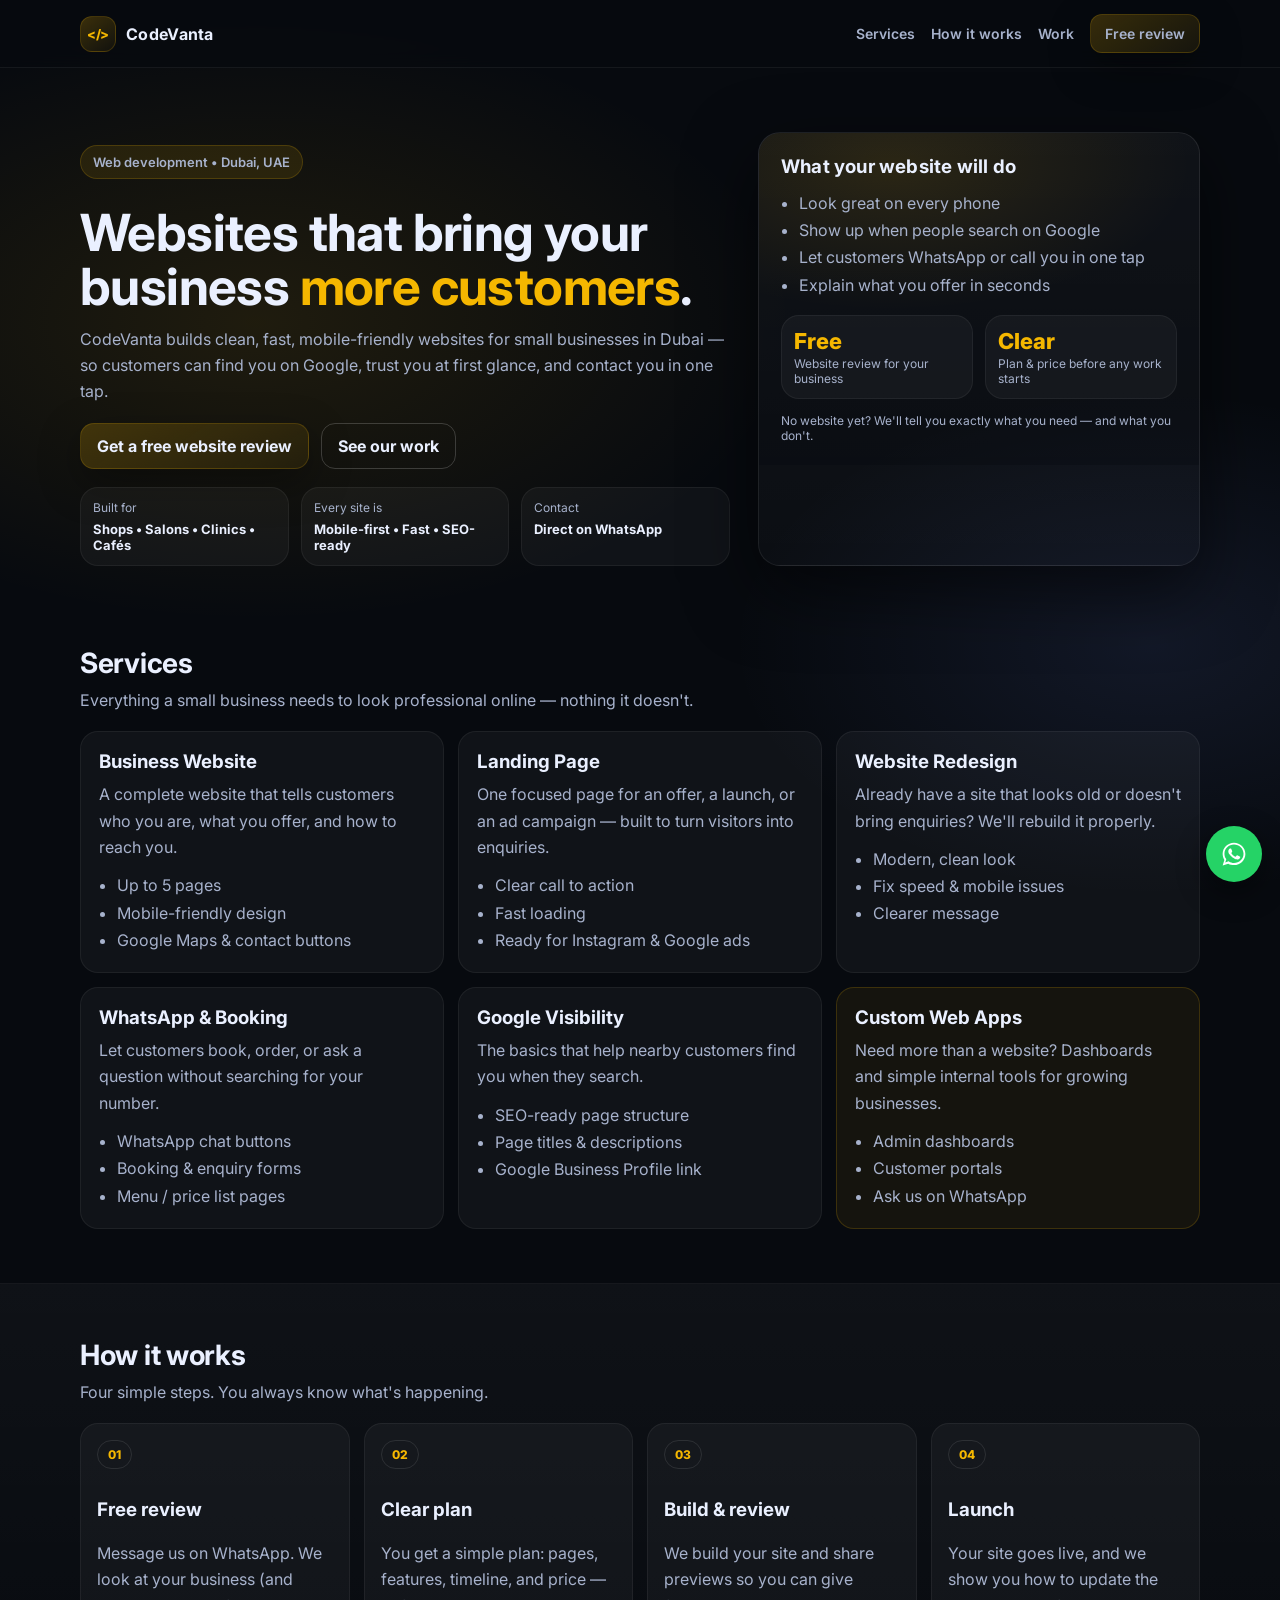
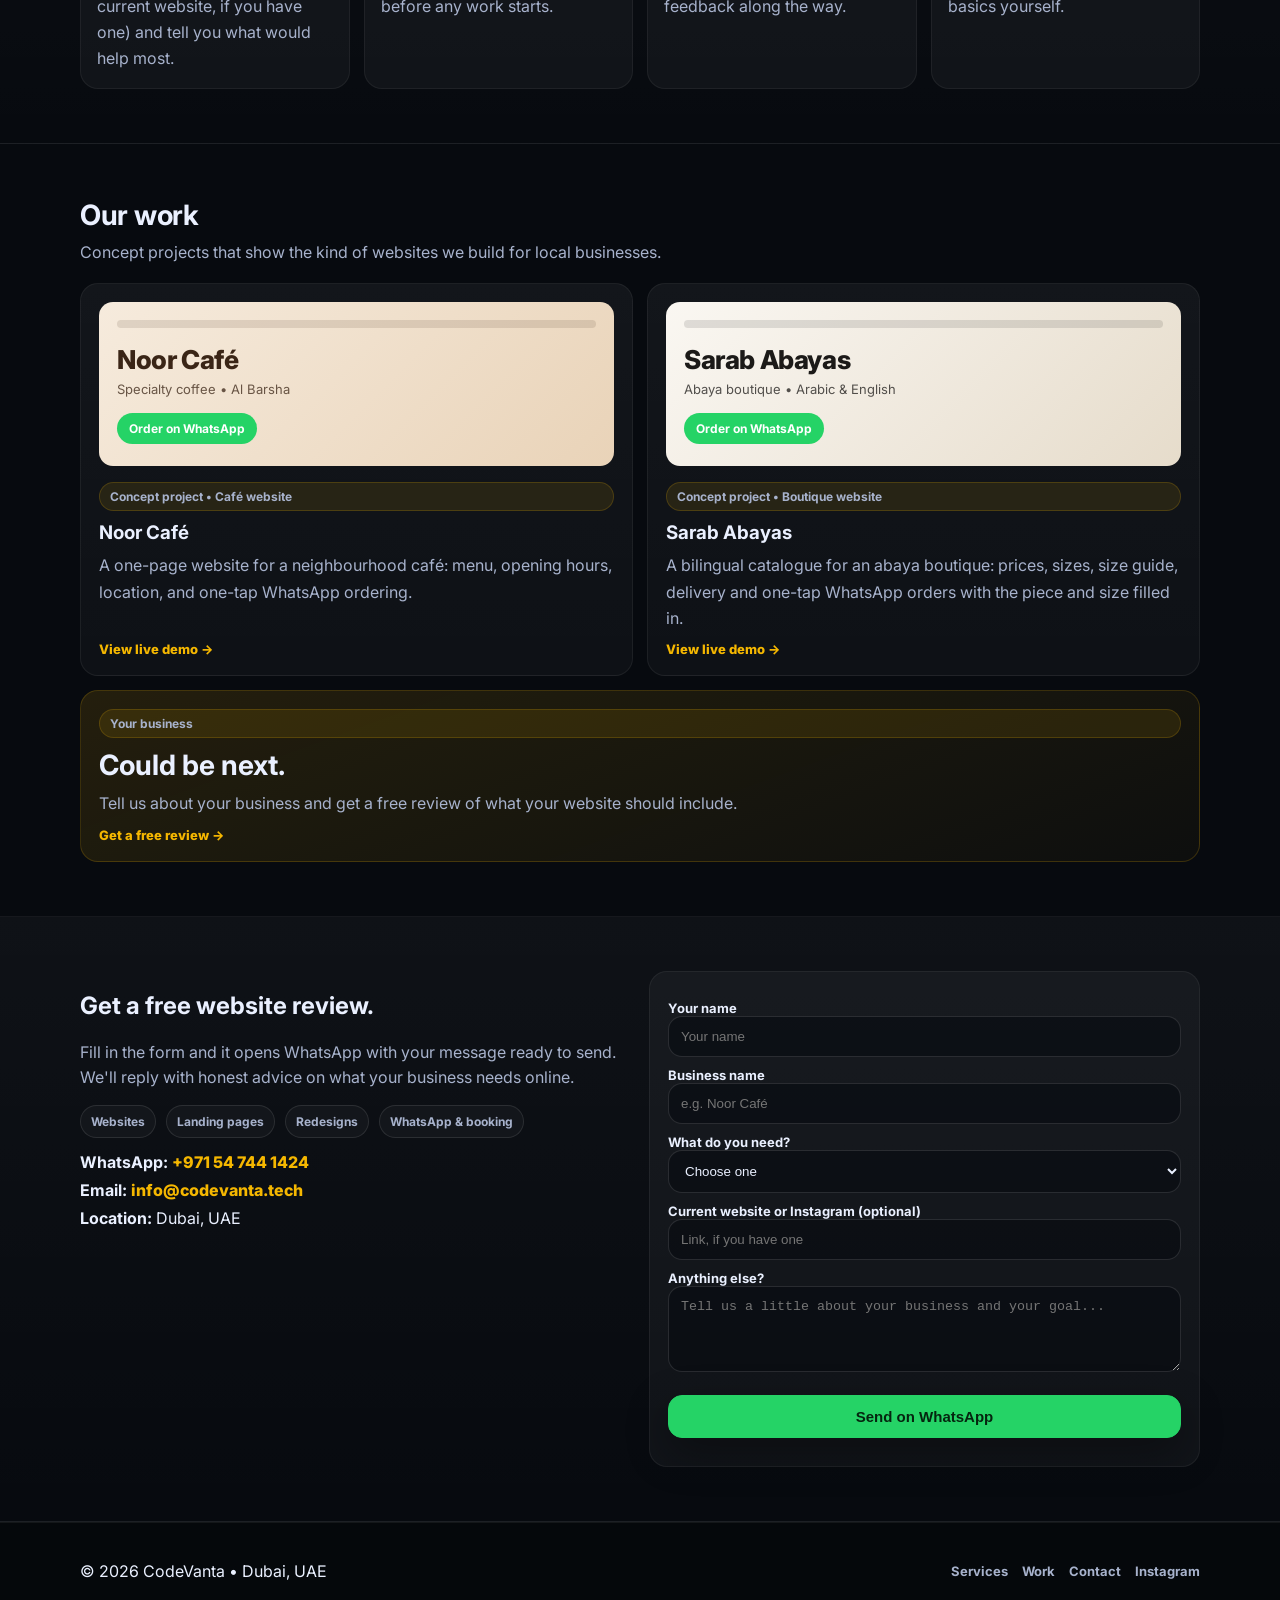
<file: index.html>
<!DOCTYPE html>
<html lang="en">
<head>
  <meta charset="UTF-8" />
  <meta name="viewport" content="width=device-width, initial-scale=1.0"/>
  <title>CodeVanta | Websites for Small Businesses in Dubai</title>
  <meta name="description" content="CodeVanta builds clean, mobile-friendly websites and landing pages that help small businesses in Dubai get more customers. Get a free website review on WhatsApp."/>
  <meta property="og:title" content="CodeVanta | Websites for Small Businesses in Dubai"/>
  <meta property="og:description" content="Clean, mobile-friendly websites that bring your business more customers. Free website review on WhatsApp."/>
  <meta property="og:type" content="website"/>
  <link rel="icon" href="data:image/svg+xml,%3Csvg xmlns='http://www.w3.org/2000/svg' viewBox='0 0 64 64'%3E%3Crect x='4' y='4' width='56' height='56' rx='14' fill='%23070A0F' stroke='%23F5B700' stroke-width='4'/%3E%3Ctext x='32' y='41' font-family='Arial' font-weight='700' font-size='22' fill='%23F5B700' text-anchor='middle'%3E%26lt;/%26gt;%3C/text%3E%3C/svg%3E"/>
  <link rel="preconnect" href="https://fonts.googleapis.com">
  <link rel="preconnect" href="https://fonts.gstatic.com" crossorigin>
  <link href="https://fonts.googleapis.com/css2?family=Inter:wght@300;400;600;700;800&display=swap" rel="stylesheet">
  <link rel="stylesheet" href="styles.css"/>
</head>

<body>
  <header class="topbar">
    <div class="container topbar__inner">
      <a class="brand" href="#top" aria-label="CodeVanta Home">
        <span class="brand__mark">&lt;/&gt;</span>
        <span class="brand__name">CodeVanta</span>
      </a>

      <nav class="nav" aria-label="Primary navigation">
        <button class="nav__toggle" id="navToggle" aria-expanded="false" aria-controls="navMenu">Menu</button>
        <div class="nav__menu" id="navMenu">
          <a href="#services">Services</a>
          <a href="#process">How it works</a>
          <a href="#work">Work</a>
          <a href="#contact" class="btn btn--small">Free review</a>
        </div>
      </nav>
    </div>
  </header>

  <main id="top">
    <!-- HERO -->
    <section class="hero">
      <div class="container hero__grid">
        <div class="hero__copy">
          <p class="pill">Web development • Dubai, UAE</p>
          <h1>
            Websites that bring your business <span class="accent">more customers</span>.
          </h1>
          <p class="subtext">
            CodeVanta builds clean, fast, mobile-friendly websites for small businesses in Dubai —
            so customers can find you on Google, trust you at first glance, and contact you in one tap.
          </p>

          <div class="hero__cta">
            <a class="btn" href="#contact">Get a free website review</a>
            <a class="btn btn--ghost" href="#work">See our work</a>
          </div>

          <div class="hero__meta">
            <div class="meta">
              <div class="meta__label">Built for</div>
              <div class="meta__value">Shops • Salons • Clinics • Cafés</div>
            </div>
            <div class="meta">
              <div class="meta__label">Every site is</div>
              <div class="meta__value">Mobile-first • Fast • SEO-ready</div>
            </div>
            <div class="meta">
              <div class="meta__label">Contact</div>
              <div class="meta__value">Direct on WhatsApp</div>
            </div>
          </div>
        </div>

        <div class="hero__card" aria-label="What you get">
          <div class="glass">
            <h3>What your website will do</h3>
            <ul class="checklist">
              <li>Look great on every phone</li>
              <li>Show up when people search on Google</li>
              <li>Let customers WhatsApp or call you in one tap</li>
              <li>Explain what you offer in seconds</li>
            </ul>
            <div class="statrow">
              <div class="stat">
                <div class="stat__num">Free</div>
                <div class="stat__txt">Website review for your business</div>
              </div>
              <div class="stat">
                <div class="stat__num">Clear</div>
                <div class="stat__txt">Plan &amp; price before any work starts</div>
              </div>
            </div>
            <p class="note">
              No website yet? We'll tell you exactly what you need — and what you don't.
            </p>
          </div>
        </div>
      </div>
    </section>

    <!-- SERVICES -->
    <section class="section" id="services">
      <div class="container">
        <div class="section__head">
          <h2>Services</h2>
          <p class="section__sub">
            Everything a small business needs to look professional online — nothing it doesn't.
          </p>
        </div>

        <div class="cards">
          <article class="card">
            <h3>Business Website</h3>
            <p>A complete website that tells customers who you are, what you offer, and how to reach you.</p>
            <ul class="bullets">
              <li>Up to 5 pages</li>
              <li>Mobile-friendly design</li>
              <li>Google Maps &amp; contact buttons</li>
            </ul>
          </article>

          <article class="card">
            <h3>Landing Page</h3>
            <p>One focused page for an offer, a launch, or an ad campaign — built to turn visitors into enquiries.</p>
            <ul class="bullets">
              <li>Clear call to action</li>
              <li>Fast loading</li>
              <li>Ready for Instagram &amp; Google ads</li>
            </ul>
          </article>

          <article class="card">
            <h3>Website Redesign</h3>
            <p>Already have a site that looks old or doesn't bring enquiries? We'll rebuild it properly.</p>
            <ul class="bullets">
              <li>Modern, clean look</li>
              <li>Fix speed &amp; mobile issues</li>
              <li>Clearer message</li>
            </ul>
          </article>

          <article class="card">
            <h3>WhatsApp &amp; Booking</h3>
            <p>Let customers book, order, or ask a question without searching for your number.</p>
            <ul class="bullets">
              <li>WhatsApp chat buttons</li>
              <li>Booking &amp; enquiry forms</li>
              <li>Menu / price list pages</li>
            </ul>
          </article>

          <article class="card">
            <h3>Google Visibility</h3>
            <p>The basics that help nearby customers find you when they search.</p>
            <ul class="bullets">
              <li>SEO-ready page structure</li>
              <li>Page titles &amp; descriptions</li>
              <li>Google Business Profile link</li>
            </ul>
          </article>

          <article class="card card--muted">
            <h3>Custom Web Apps</h3>
            <p>Need more than a website? Dashboards and simple internal tools for growing businesses.</p>
            <ul class="bullets">
              <li>Admin dashboards</li>
              <li>Customer portals</li>
              <li>Ask us on WhatsApp</li>
            </ul>
          </article>
        </div>
      </div>
    </section>

    <!-- PROCESS -->
    <section class="section section--alt" id="process">
      <div class="container">
        <div class="section__head">
          <h2>How it works</h2>
          <p class="section__sub">Four simple steps. You always know what's happening.</p>
        </div>

        <div class="steps">
          <div class="step">
            <div class="step__num">01</div>
            <h3>Free review</h3>
            <p>Message us on WhatsApp. We look at your business (and current website, if you have one) and tell you what would help most.</p>
          </div>
          <div class="step">
            <div class="step__num">02</div>
            <h3>Clear plan</h3>
            <p>You get a simple plan: pages, features, timeline, and price — before any work starts.</p>
          </div>
          <div class="step">
            <div class="step__num">03</div>
            <h3>Build &amp; review</h3>
            <p>We build your site and share previews so you can give feedback along the way.</p>
          </div>
          <div class="step">
            <div class="step__num">04</div>
            <h3>Launch</h3>
            <p>Your site goes live, and we show you how to update the basics yourself.</p>
          </div>
        </div>
      </div>
    </section>

    <!-- WORK -->
    <section class="section" id="work">
      <div class="container">
        <div class="section__head">
          <h2>Our work</h2>
          <p class="section__sub">Concept projects that show the kind of websites we build for local businesses.</p>
        </div>

        <div class="workgrid">
          <a class="work work--feature" href="concepts/cafe/" aria-label="Noor Café concept website">
            <div class="work__preview" aria-hidden="true">
              <span class="work__preview-bar"></span>
              <span class="work__preview-title">Noor Café</span>
              <span class="work__preview-sub">Specialty coffee • Al Barsha</span>
              <span class="work__preview-btn">Order on WhatsApp</span>
            </div>
            <div class="work__tag">Concept project • Café website</div>
            <h3>Noor Café</h3>
            <p>A one-page website for a neighbourhood café: menu, opening hours, location, and one-tap WhatsApp ordering.</p>
            <span class="work__link">View live demo →</span>
          </a>

          <a class="work work--feature" href="concepts/abaya/" aria-label="Sarab Abayas concept website">
            <div class="work__preview work__preview--abaya" aria-hidden="true">
              <span class="work__preview-bar"></span>
              <span class="work__preview-title">Sarab Abayas</span>
              <span class="work__preview-sub">Abaya boutique • Arabic &amp; English</span>
              <span class="work__preview-btn">Order on WhatsApp</span>
            </div>
            <div class="work__tag">Concept project • Boutique website</div>
            <h3>Sarab Abayas</h3>
            <p>A bilingual catalogue for an abaya boutique: prices, sizes, size guide, delivery and one-tap WhatsApp orders with the piece and size filled in.</p>
            <span class="work__link">View live demo →</span>
          </a>

          <a class="work work--cta" href="#contact">
            <div class="work__tag">Your business</div>
            <h3>Could be next.</h3>
            <p>Tell us about your business and get a free review of what your website should include.</p>
            <span class="work__link">Get a free review →</span>
          </a>
        </div>
      </div>
    </section>

    <!-- CONTACT -->
    <section class="section section--alt" id="contact">
      <div class="container contact">
        <div class="contact__copy">
          <h2>Get a free website review.</h2>
          <p class="section__sub">
            Fill in the form and it opens WhatsApp with your message ready to send.
            We'll reply with honest advice on what your business needs online.
          </p>

          <div class="contact__chips">
            <span class="chip">Websites</span>
            <span class="chip">Landing pages</span>
            <span class="chip">Redesigns</span>
            <span class="chip">WhatsApp &amp; booking</span>
          </div>

          <div class="contact__info">
            <p><strong>WhatsApp:</strong> <a href="https://wa.me/971547441424" target="_blank" rel="noopener">+971 54 744 1424</a></p>
            <p><strong>Email:</strong> <a href="mailto:info@codevanta.tech">info@codevanta.tech</a></p>
            <p><strong>Location:</strong> Dubai, UAE</p>
          </div>
        </div>

        <form class="form" id="contactForm" novalidate>
          <label>
            Your name
            <input type="text" name="name" placeholder="Your name" required />
          </label>

          <label>
            Business name
            <input type="text" name="business" placeholder="e.g. Noor Café" required />
          </label>

          <label>
            What do you need?
            <select name="service" required>
              <option value="" disabled selected>Choose one</option>
              <option>A new website</option>
              <option>A landing page</option>
              <option>A redesign of my current website</option>
              <option>WhatsApp / booking on my website</option>
              <option>Not sure yet — I'd like advice</option>
            </select>
          </label>

          <label>
            Current website or Instagram (optional)
            <input type="text" name="link" placeholder="Link, if you have one" />
          </label>

          <label>
            Anything else?
            <textarea name="message" rows="4" placeholder="Tell us a little about your business and your goal..."></textarea>
          </label>

          <button class="btn btn--whatsapp" type="submit">Send on WhatsApp</button>
          <p class="form__note" id="formNote" role="status" aria-live="polite"></p>
        </form>
      </div>
    </section>
  </main>

  <footer class="footer">
    <div class="container footer__inner">
      <p>© <span id="year"></span> CodeVanta • Dubai, UAE</p>
      <div class="footer__links">
        <a href="#services">Services</a>
        <a href="#work">Work</a>
        <a href="#contact">Contact</a>
        <a href="https://www.instagram.com/_codevanta/" target="_blank" rel="noopener">Instagram</a>
      </div>
    </div>
  </footer>

  <a class="wa-float" href="https://wa.me/971547441424?text=Hi%20CodeVanta%2C%20I%27d%20like%20a%20free%20website%20review." target="_blank" rel="noopener" aria-label="Chat with CodeVanta on WhatsApp">
    <svg viewBox="0 0 32 32" width="28" height="28" aria-hidden="true"><path fill="currentColor" d="M16 3C8.8 3 3 8.7 3 15.8c0 2.5.7 4.9 2 7L3 29l6.4-2c2 1.1 4.3 1.7 6.6 1.7 7.2 0 13-5.7 13-12.8C29 8.7 23.2 3 16 3zm0 23.4c-2.1 0-4.1-.6-5.8-1.7l-.4-.3-3.8 1.2 1.2-3.7-.3-.4c-1.2-1.8-1.8-3.8-1.8-5.9C5.1 9.9 10 5.2 16 5.2s10.9 4.7 10.9 10.6S22 26.4 16 26.4zm6-7.9c-.3-.2-1.9-.9-2.2-1-.3-.1-.5-.2-.7.2-.2.3-.8 1-1 1.2-.2.2-.4.2-.7.1-.3-.2-1.4-.5-2.6-1.6-1-.9-1.6-1.9-1.8-2.2-.2-.3 0-.5.1-.7l.5-.6c.2-.2.2-.4.3-.6.1-.2 0-.4 0-.6l-1-2.4c-.3-.6-.5-.5-.7-.5h-.6c-.2 0-.6.1-.9.4-.3.3-1.2 1.1-1.2 2.8s1.2 3.2 1.4 3.4c.2.2 2.4 3.6 5.8 5 2.9 1.1 3.4.9 4 .8.6-.1 1.9-.8 2.2-1.5.3-.7.3-1.4.2-1.5-.1-.2-.3-.3-.6-.4z"/></svg>
  </a>

  <script src="script.js"></script>
</body>
</html>
</file>
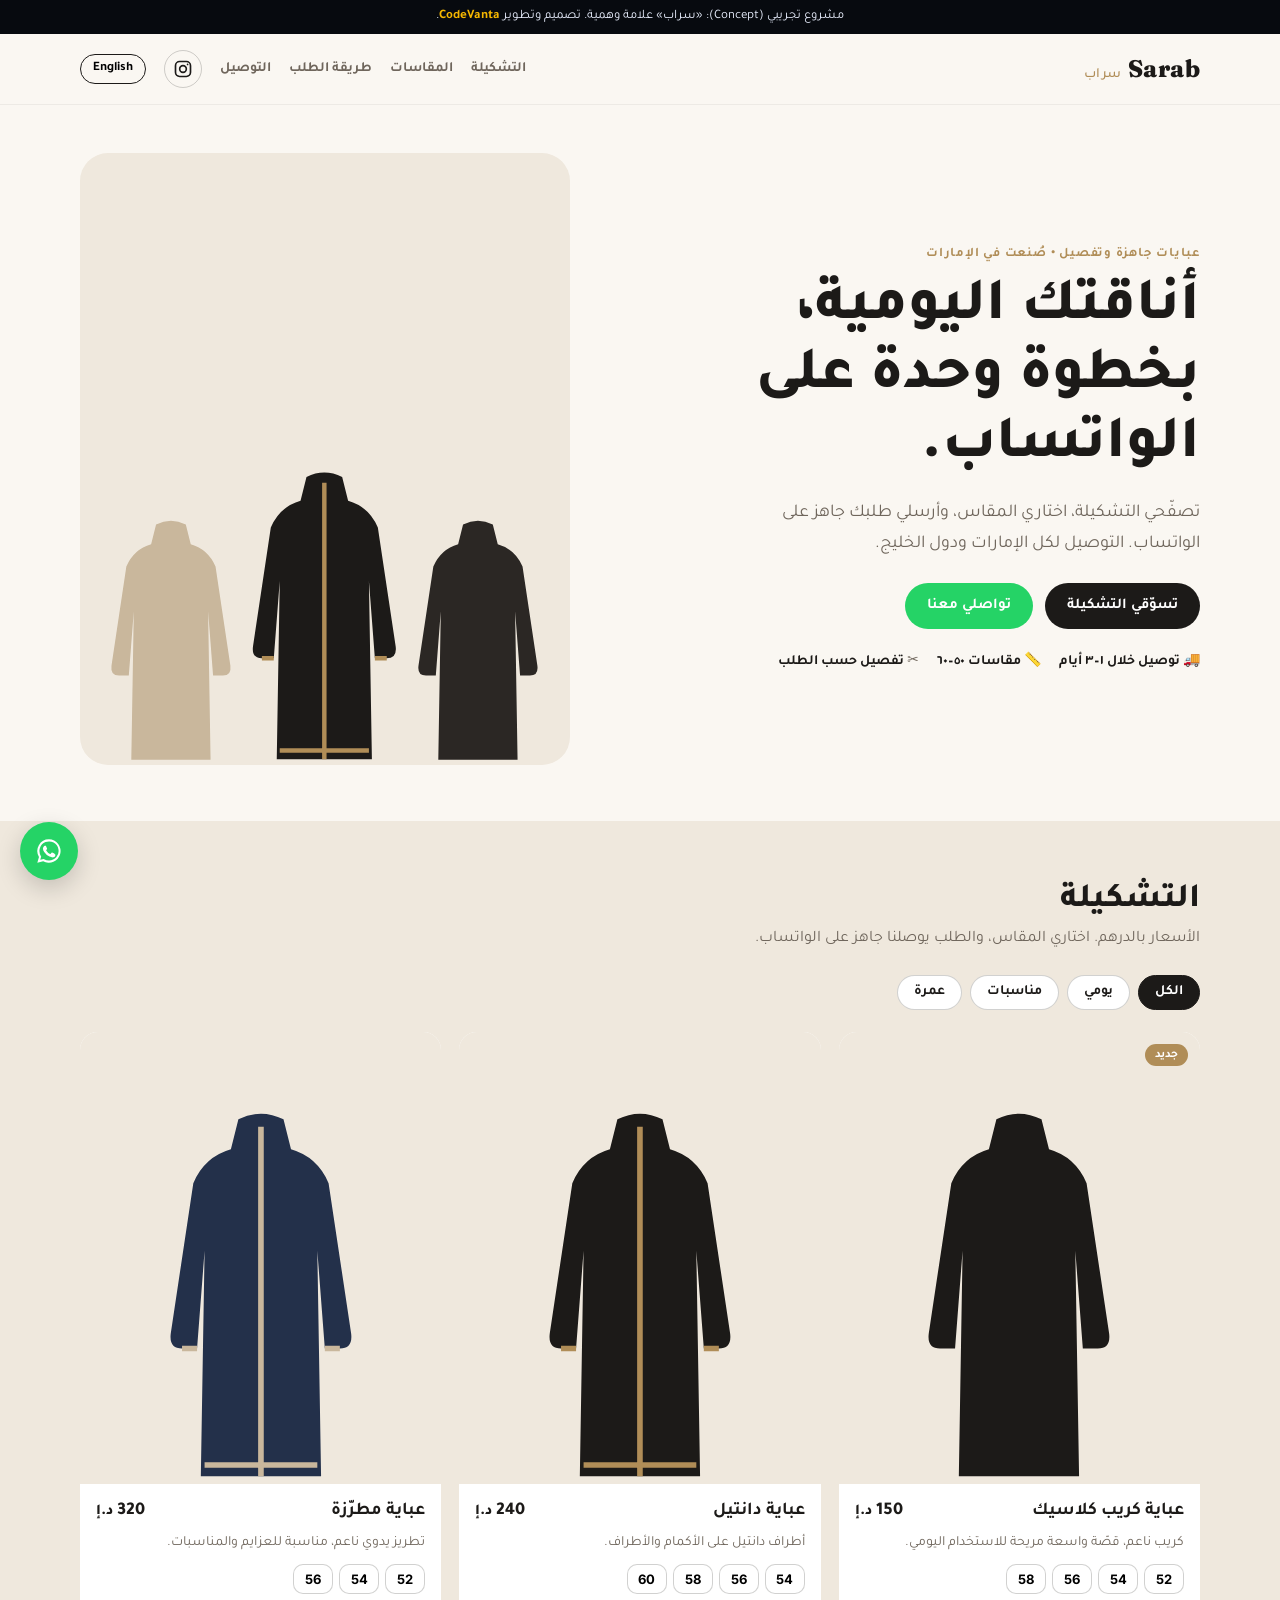
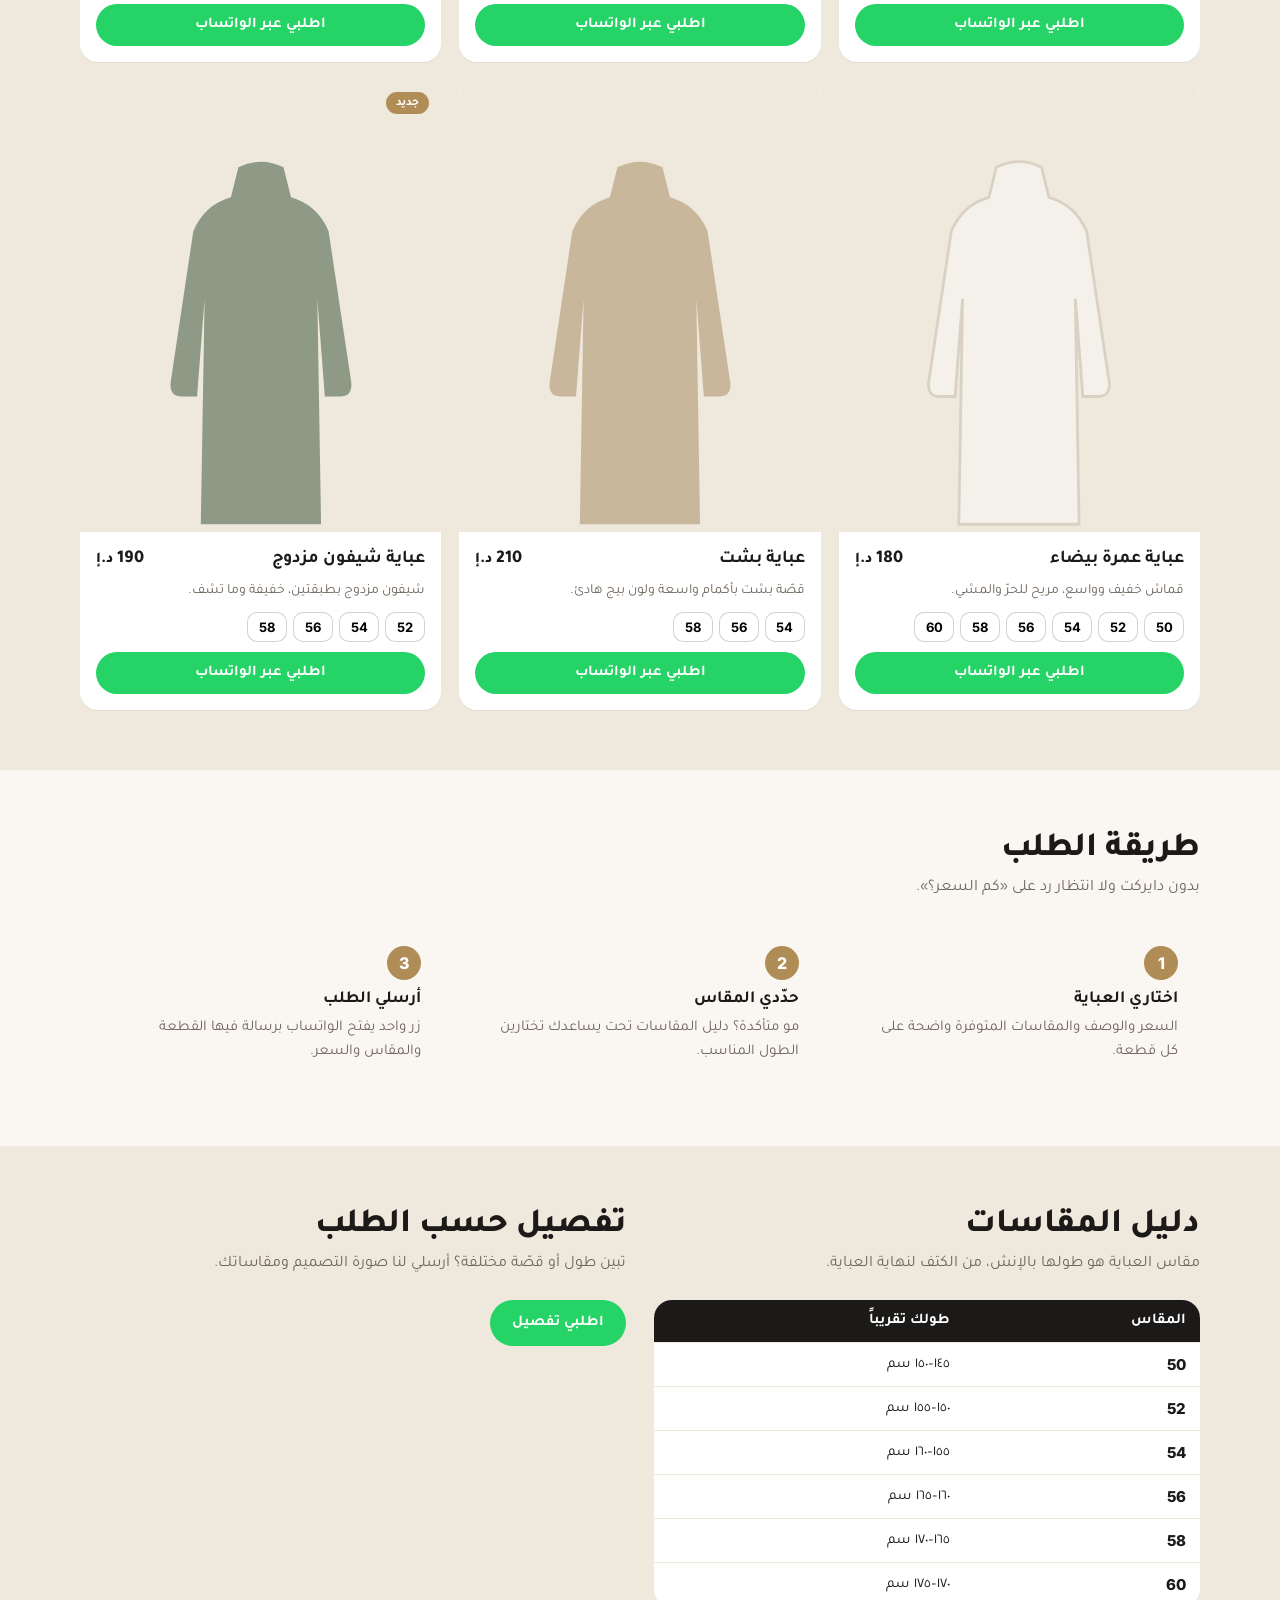
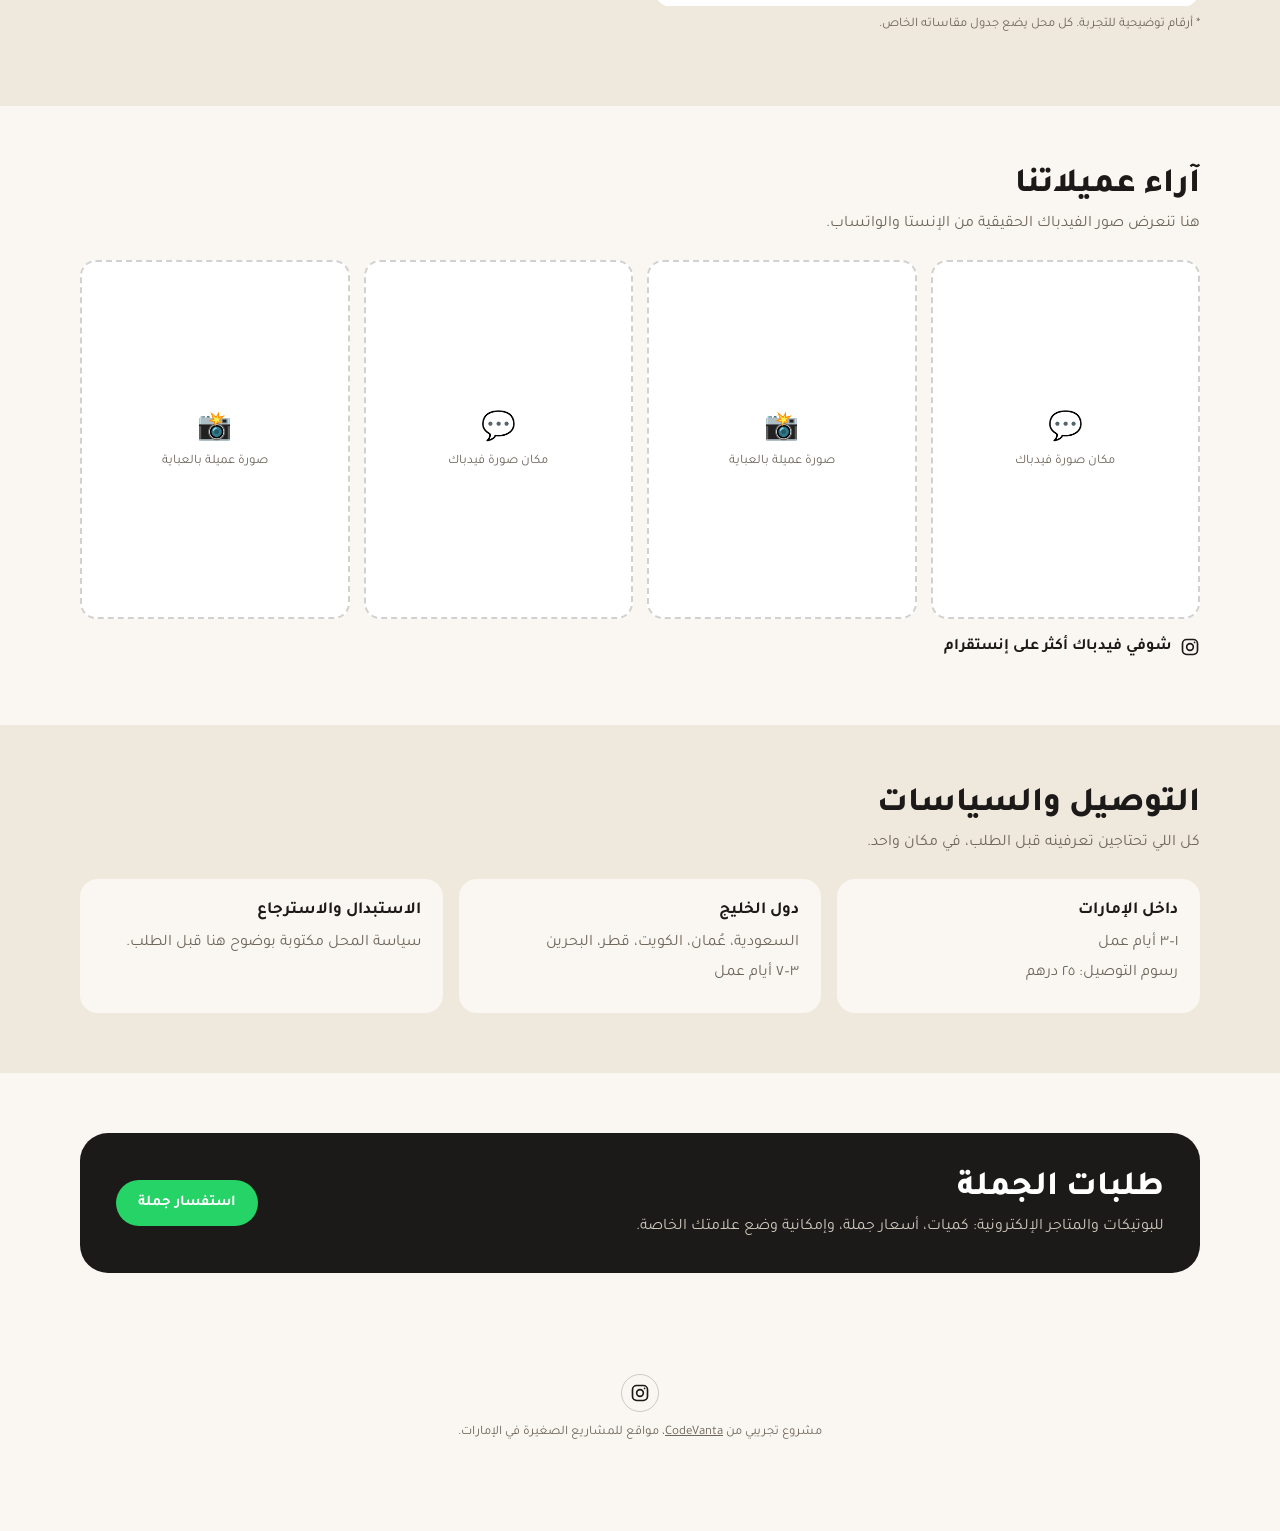
<file: concepts/abaya/index.html>
<!DOCTYPE html>
<html lang="ar" dir="rtl">
<head>
  <meta charset="UTF-8" />
  <meta name="viewport" content="width=device-width, initial-scale=1.0"/>
  <title>Sarab Abayas — Concept website by CodeVanta</title>
  <meta name="description" content="A concept website for an abaya boutique in the UAE, designed and built by CodeVanta."/>
  <meta name="robots" content="noindex"/>
  <link rel="preconnect" href="https://fonts.googleapis.com">
  <link rel="preconnect" href="https://fonts.gstatic.com" crossorigin>
  <link href="https://fonts.googleapis.com/css2?family=Fraunces:opsz,wght@9..144,600;9..144,800&family=Tajawal:wght@400;500;700;800&family=Inter:wght@400;600;700&display=swap" rel="stylesheet">
  <style>
    :root{
      --ivory:#FAF7F2; --stone:#EFE8DD; --gold:#B08D57; --ink:#1C1A18;
      --muted:#6F665C; --green:#25D366; --radius:18px;
    }
    *{ box-sizing:border-box; }
    html{ scroll-behavior:smooth; }
    body{ margin:0; font-family:Tajawal, Inter, system-ui, sans-serif; background:var(--ivory); color:var(--ink); }
    html[lang="en"] body{ font-family:Inter, Tajawal, system-ui, sans-serif; }
    html[lang="ar"] .en, html[lang="en"] .ar{ display:none !important; }
    a{ color:inherit; }
    .wrap{ width:min(1120px, 92%); margin:0 auto; }

    .concept-bar{ background:#070A0F; color:#EAF0FF; font-size:13px; text-align:center; padding:9px 12px; }
    .concept-bar a{ color:#F5B700; font-weight:700; text-decoration:none; }

    header{ padding:16px 0; position:sticky; top:0; background:rgba(250,247,242,.92); backdrop-filter:blur(8px); z-index:5; border-bottom:1px solid rgba(28,26,24,.06); }
    .head{ display:flex; justify-content:space-between; align-items:center; gap:12px; }
    .logo{ font-family:Fraunces, serif; font-weight:800; font-size:24px; text-decoration:none; letter-spacing:.5px; }
    .logo small{ font-family:Tajawal, sans-serif; font-weight:500; font-size:14px; color:var(--gold); margin-inline-start:6px; }
    nav{ display:flex; align-items:center; gap:18px; }
    nav a{ text-decoration:none; font-weight:600; font-size:14px; color:var(--muted); }
    nav a:hover{ color:var(--ink); }
    .ig{ display:inline-grid; place-items:center; width:38px; height:38px; border-radius:50%; border:1.5px solid rgba(28,26,24,.2); color:var(--ink); text-decoration:none; }
    .ig:hover{ border-color:var(--ink); }
    nav .ig{ display:inline-grid !important; }
    .ig-link{ display:inline-flex; align-items:center; gap:8px; font-weight:700; text-decoration:none; margin-top:18px; }
    .lang{ border:1.5px solid var(--ink); background:transparent; border-radius:999px; padding:6px 12px; font-weight:700; cursor:pointer; font-family:inherit; font-size:13px; }

    .hero{ padding:48px 0 56px; display:grid; grid-template-columns:1.1fr .9fr; gap:32px; align-items:center; }
    .eyebrow{ font-weight:700; font-size:13px; letter-spacing:.06em; color:var(--gold); }
    h1{ font-size:clamp(36px, 5.5vw, 60px); line-height:1.15; margin:12px 0 16px; font-weight:800; }
    html[lang="en"] h1{ font-family:Fraunces, serif; line-height:1.05; letter-spacing:-1px; }
    .lead{ font-size:18px; line-height:1.7; color:var(--muted); max-width:46ch; margin:0 0 24px; }
    .ctas{ display:flex; gap:12px; flex-wrap:wrap; }
    .btn{ display:inline-flex; align-items:center; gap:8px; padding:14px 22px; border-radius:999px; font-weight:700; text-decoration:none; border:0; cursor:pointer; font-size:15px; font-family:inherit; }
    .btn--wa{ background:var(--green); color:#fff; }
    .btn--dark{ background:var(--ink); color:#fff; }
    .btn--line{ background:transparent; border:2px solid var(--ink); color:var(--ink); }
    .trust{ display:flex; gap:18px; flex-wrap:wrap; margin-top:22px; font-size:14px; color:var(--muted); }
    .trust b{ color:var(--ink); }

    .hero-art{ background:var(--stone); border-radius:28px; aspect-ratio:4/5; display:flex; align-items:flex-end; justify-content:center; gap:4%; padding:8% 6% 0; overflow:hidden; }
    .hero-art svg{ width:30%; height:auto; }
    .hero-art svg:nth-child(2){ width:36%; }

    section{ padding:60px 0; }
    .alt{ background:var(--stone); }
    h2{ font-size:34px; margin:0 0 8px; font-weight:800; }
    html[lang="en"] h2{ font-family:Fraunces, serif; }
    .sub{ color:var(--muted); margin:0 0 26px; font-size:16px; }

    .filters{ display:flex; gap:8px; flex-wrap:wrap; margin-bottom:22px; }
    .chip{ border:1.5px solid rgba(28,26,24,.2); background:#fff; border-radius:999px; padding:8px 16px; font-weight:700; cursor:pointer; font-family:inherit; font-size:14px; color:var(--ink); }
    .chip.on{ background:var(--ink); color:#fff; border-color:var(--ink); }

    .grid{ display:grid; grid-template-columns:repeat(3, 1fr); gap:18px; }
    .prod{ background:#fff; border-radius:var(--radius); overflow:hidden; display:flex; flex-direction:column; box-shadow:0 1px 0 rgba(28,26,24,.06); }
    .prod .pic{ background:var(--stone); aspect-ratio:4/5; display:flex; align-items:flex-end; justify-content:center; padding-top:10%; position:relative; }
    .prod .pic svg{ width:52%; height:auto; }
    .tag{ position:absolute; top:12px; inset-inline-start:12px; background:#fff; border-radius:999px; padding:4px 10px; font-size:12px; font-weight:700; }
    .tag.new{ background:var(--gold); color:#fff; }
    .prod .body{ padding:16px; display:flex; flex-direction:column; gap:10px; flex:1; }
    .prod h3{ margin:0; font-size:18px; }
    .prod p{ margin:0; color:var(--muted); font-size:14px; line-height:1.6; }
    .row{ display:flex; justify-content:space-between; align-items:center; gap:10px; }
    .price{ font-weight:800; font-size:18px; }
    .sizes{ display:flex; gap:6px; flex-wrap:wrap; }
    .size{ border:1.5px solid rgba(28,26,24,.2); background:#fff; border-radius:10px; min-width:40px; padding:6px 8px; font-weight:700; cursor:pointer; font-family:Inter, sans-serif; font-size:13px; }
    .size.on{ border-color:var(--ink); background:var(--ink); color:#fff; }
    .prod .btn{ justify-content:center; margin-top:auto; padding:12px; }

    .steps{ display:grid; grid-template-columns:repeat(3, 1fr); gap:16px; counter-reset:s; }
    .step{ background:var(--ivory); border-radius:var(--radius); padding:22px; }
    .step::before{ counter-increment:s; content:counter(s); display:inline-grid; place-items:center; width:34px; height:34px; border-radius:50%; background:var(--gold); color:#fff; font-weight:800; margin-bottom:10px; font-family:Inter, sans-serif; }
    .step h3{ margin:0 0 6px; font-size:17px; }
    .step p{ margin:0; color:var(--muted); line-height:1.6; font-size:15px; }

    table{ width:100%; border-collapse:collapse; background:#fff; border-radius:var(--radius); overflow:hidden; font-size:15px; }
    th, td{ padding:12px 14px; text-align:start; border-bottom:1px solid var(--stone); }
    th{ background:var(--ink); color:#fff; font-weight:700; }
    td:first-child{ font-weight:800; font-family:Inter, sans-serif; }
    .note{ font-size:13px; color:var(--muted); margin-top:10px; }
    .two{ display:grid; grid-template-columns:1fr 1fr; gap:28px; align-items:start; }

    .reviews{ display:grid; grid-template-columns:repeat(4, 1fr); gap:14px; }
    .shot{ aspect-ratio:3/4; border-radius:16px; border:2px dashed rgba(28,26,24,.2); display:grid; place-items:center; text-align:center; padding:14px; color:var(--muted); font-size:13px; background:#fff; }
    .shot b{ display:block; font-size:28px; margin-bottom:6px; }

    .info{ display:grid; grid-template-columns:repeat(3, 1fr); gap:16px; }
    .card{ background:var(--stone); border-radius:var(--radius); padding:22px; }
    .card h3{ margin:0 0 10px; font-size:17px; }
    .card p{ margin:4px 0; color:var(--muted); line-height:1.6; }

    .wholesale{ background:var(--ink); color:#fff; border-radius:28px; padding:36px; display:flex; justify-content:space-between; align-items:center; gap:20px; flex-wrap:wrap; }
    .wholesale h2{ color:#fff; }
    .wholesale p{ color:#cfc8bd; margin:0; }

    footer{ padding:28px 0 90px; text-align:center; font-size:13px; color:var(--muted); }

    .fab{ position:fixed; bottom:20px; inset-inline-end:20px; width:58px; height:58px; border-radius:50%; background:var(--green); color:#fff; display:grid; place-items:center; box-shadow:0 8px 24px rgba(0,0,0,.18); border:0; cursor:pointer; z-index:6; }

    .toast{ position:fixed; left:50%; bottom:24px; transform:translateX(-50%) translateY(120%); background:#070A0F; color:#EAF0FF; padding:14px 18px; border-radius:14px; font-size:14px; line-height:1.6; transition:transform .25s ease, opacity .25s ease; width:min(440px, 90vw); text-align:start; opacity:0; pointer-events:none; z-index:7; white-space:pre-line; }
    .toast.show{ transform:translateX(-50%) translateY(0); opacity:1; }

    @media (max-width: 860px){
      .hero, .two{ grid-template-columns:1fr; }
      .hero-art{ order:-1; max-width:360px; margin:0 auto; width:100%; }
      .grid{ grid-template-columns:repeat(2, 1fr); }
      .steps, .info{ grid-template-columns:1fr; }
      .reviews{ grid-template-columns:repeat(2, 1fr); }
      nav a{ display:none; }
    }
    @media (max-width: 520px){
      .grid{ grid-template-columns:1fr; }
      .prod .pic{ aspect-ratio:1; }
      .hero-art{ max-width:280px; }
    }
  </style>
</head>
<body>
  <div class="concept-bar">
    <span class="ar">مشروع تجريبي (Concept): «سراب» علامة وهمية. تصميم وتطوير <a href="../../">CodeVanta</a>.</span>
    <span class="en">Concept project — Sarab Abayas is a fictional business. Website designed &amp; built by <a href="../../">CodeVanta</a>.</span>
  </div>

  <header>
    <div class="wrap head">
      <a class="logo" href="#">Sarab<small>سراب</small></a>
      <nav>
        <a href="#shop"><span class="ar">التشكيلة</span><span class="en">Shop</span></a>
        <a href="#sizes"><span class="ar">المقاسات</span><span class="en">Sizes</span></a>
        <a href="#order"><span class="ar">طريقة الطلب</span><span class="en">How to order</span></a>
        <a href="#delivery"><span class="ar">التوصيل</span><span class="en">Delivery</span></a>
        <a class="ig demo-ig" href="#" aria-label="Instagram"><svg width="20" height="20" viewBox="0 0 24 24" fill="none" stroke="currentColor" stroke-width="2" aria-hidden="true"><rect x="3" y="3" width="18" height="18" rx="5"/><circle cx="12" cy="12" r="4"/><circle cx="17.5" cy="6.5" r="1" fill="currentColor" stroke="none"/></svg></a>
        <button class="lang" id="lang" type="button">English</button>
      </nav>
    </div>
  </header>

  <main>
    <div class="wrap hero">
      <div>
        <div class="eyebrow"><span class="ar">عبايات جاهزة وتفصيل • صُنعت في الإمارات</span><span class="en">Ready-made &amp; tailored abayas • Made in the UAE</span></div>
        <h1><span class="ar">أناقتك اليومية،<br>بخطوة وحدة على الواتساب.</span><span class="en">Everyday elegance, one WhatsApp tap away.</span></h1>
        <p class="lead"><span class="ar">تصفّحي التشكيلة، اختاري المقاس، وأرسلي طلبك جاهز على الواتساب. التوصيل لكل الإمارات ودول الخليج.</span><span class="en">Browse the collection, pick your size, and send a ready-made order on WhatsApp. Delivery across the UAE and the GCC.</span></p>
        <div class="ctas">
          <a class="btn btn--dark" href="#shop"><span class="ar">تسوّقي التشكيلة</span><span class="en">Shop the collection</span></a>
          <button class="btn btn--wa demo-wa" data-msg-ar="مرحبا، عندي استفسار عن العبايات" data-msg-en="Hi, I have a question about your abayas" type="button"><span class="ar">تواصلي معنا</span><span class="en">Chat with us</span></button>
        </div>
        <div class="trust">
          <span>🚚 <b class="ar">توصيل خلال ١–٣ أيام</b><b class="en">1–3 day delivery</b></span>
          <span>📏 <b class="ar">مقاسات ٥٠–٦٠</b><b class="en">Sizes 50–60</b></span>
          <span>✂️ <b class="ar">تفصيل حسب الطلب</b><b class="en">Custom tailoring</b></span>
        </div>
      </div>
      <div class="hero-art" role="img" aria-label="Three abaya illustrations">
        <svg viewBox="0 0 100 200"><use href="#abaya" fill="#2B2724"/></svg>
        <svg viewBox="0 0 100 200"><use href="#abaya" fill="#1C1A18"/><use href="#trim" stroke="#B08D57"/></svg>
        <svg viewBox="0 0 100 200"><use href="#abaya" fill="#C9B79C"/></svg>
      </div>
    </div>

    <section class="alt" id="shop">
      <div class="wrap">
        <h2><span class="ar">التشكيلة</span><span class="en">The collection</span></h2>
        <p class="sub"><span class="ar">الأسعار بالدرهم. اختاري المقاس، والطلب يوصلنا جاهز على الواتساب.</span><span class="en">Prices in AED. Pick your size and your order reaches us ready on WhatsApp.</span></p>
        <div class="filters" id="filters">
          <button class="chip on" data-f="all" type="button"><span class="ar">الكل</span><span class="en">All</span></button>
          <button class="chip" data-f="daily" type="button"><span class="ar">يومي</span><span class="en">Everyday</span></button>
          <button class="chip" data-f="occasion" type="button"><span class="ar">مناسبات</span><span class="en">Occasions</span></button>
          <button class="chip" data-f="umrah" type="button"><span class="ar">عمرة</span><span class="en">Umrah</span></button>
        </div>
        <div class="grid" id="grid"></div>
      </div>
    </section>

    <section id="order">
      <div class="wrap">
        <h2><span class="ar">طريقة الطلب</span><span class="en">How to order</span></h2>
        <p class="sub"><span class="ar">بدون دايركت ولا انتظار رد على «كم السعر؟».</span><span class="en">No more waiting in the DMs for “what’s the price?”.</span></p>
        <div class="steps">
          <div class="step"><h3><span class="ar">اختاري العباية</span><span class="en">Choose your abaya</span></h3><p><span class="ar">السعر والوصف والمقاسات المتوفرة واضحة على كل قطعة.</span><span class="en">Price, details and available sizes are on every piece.</span></p></div>
          <div class="step"><h3><span class="ar">حدّدي المقاس</span><span class="en">Pick your size</span></h3><p><span class="ar">مو متأكدة؟ دليل المقاسات تحت يساعدك تختارين الطول المناسب.</span><span class="en">Not sure? The size guide below helps you choose the right length.</span></p></div>
          <div class="step"><h3><span class="ar">أرسلي الطلب</span><span class="en">Send your order</span></h3><p><span class="ar">زر واحد يفتح الواتساب برسالة فيها القطعة والمقاس والسعر.</span><span class="en">One button opens WhatsApp with the piece, size and price filled in.</span></p></div>
        </div>
      </div>
    </section>

    <section class="alt" id="sizes">
      <div class="wrap two">
        <div>
          <h2><span class="ar">دليل المقاسات</span><span class="en">Size guide</span></h2>
          <p class="sub"><span class="ar">مقاس العباية هو طولها بالإنش، من الكتف لنهاية العباية.</span><span class="en">Abaya size is its length in inches, from shoulder to hem.</span></p>
          <table>
            <thead><tr><th><span class="ar">المقاس</span><span class="en">Size</span></th><th><span class="ar">طولك تقريباً</span><span class="en">Your height (approx.)</span></th></tr></thead>
            <tbody>
              <tr><td>50</td><td><span class="ar">١٤٥–١٥٠ سم</span><span class="en">145–150 cm</span></td></tr>
              <tr><td>52</td><td><span class="ar">١٥٠–١٥٥ سم</span><span class="en">150–155 cm</span></td></tr>
              <tr><td>54</td><td><span class="ar">١٥٥–١٦٠ سم</span><span class="en">155–160 cm</span></td></tr>
              <tr><td>56</td><td><span class="ar">١٦٠–١٦٥ سم</span><span class="en">160–165 cm</span></td></tr>
              <tr><td>58</td><td><span class="ar">١٦٥–١٧٠ سم</span><span class="en">165–170 cm</span></td></tr>
              <tr><td>60</td><td><span class="ar">١٧٠–١٧٥ سم</span><span class="en">170–175 cm</span></td></tr>
            </tbody>
          </table>
          <p class="note"><span class="ar">* أرقام توضيحية للتجربة. كل محل يضع جدول مقاساته الخاص.</span><span class="en">* Sample figures for this concept. Each boutique adds its own size chart.</span></p>
        </div>
        <div>
          <h2><span class="ar">تفصيل حسب الطلب</span><span class="en">Custom tailoring</span></h2>
          <p class="sub"><span class="ar">تبين طول أو قصّة مختلفة؟ أرسلي لنا صورة التصميم ومقاساتك.</span><span class="en">Need a different length or cut? Send us a photo of the design and your measurements.</span></p>
          <button class="btn btn--wa demo-wa" data-msg-ar="مرحبا، أبغى أفصّل عباية. هذي صورة التصميم ومقاساتي:" data-msg-en="Hi, I'd like a tailored abaya. Here's the design photo and my measurements:" type="button"><span class="ar">اطلبي تفصيل</span><span class="en">Request tailoring</span></button>
        </div>
      </div>
    </section>

    <section id="reviews">
      <div class="wrap">
        <h2><span class="ar">آراء عميلاتنا</span><span class="en">What our customers say</span></h2>
        <p class="sub"><span class="ar">هنا تنعرض صور الفيدباك الحقيقية من الإنستا والواتساب.</span><span class="en">Real feedback screenshots from Instagram and WhatsApp go here.</span></p>
        <div class="reviews">
          <div class="shot"><div><b>💬</b><span class="ar">مكان صورة فيدباك</span><span class="en">Feedback screenshot</span></div></div>
          <div class="shot"><div><b>📸</b><span class="ar">صورة عميلة بالعباية</span><span class="en">Customer photo</span></div></div>
          <div class="shot"><div><b>💬</b><span class="ar">مكان صورة فيدباك</span><span class="en">Feedback screenshot</span></div></div>
          <div class="shot"><div><b>📸</b><span class="ar">صورة عميلة بالعباية</span><span class="en">Customer photo</span></div></div>
        </div>
        <a class="ig-link demo-ig" href="#"><svg width="20" height="20" viewBox="0 0 24 24" fill="none" stroke="currentColor" stroke-width="2" aria-hidden="true"><rect x="3" y="3" width="18" height="18" rx="5"/><circle cx="12" cy="12" r="4"/><circle cx="17.5" cy="6.5" r="1" fill="currentColor" stroke="none"/></svg><span class="ar">شوفي فيدباك أكثر على إنستقرام</span><span class="en">See more feedback on Instagram</span></a>
      </div>
    </section>

    <section class="alt" id="delivery">
      <div class="wrap">
        <h2><span class="ar">التوصيل والسياسات</span><span class="en">Delivery &amp; policies</span></h2>
        <p class="sub"><span class="ar">كل اللي تحتاجين تعرفينه قبل الطلب، في مكان واحد.</span><span class="en">Everything you need to know before ordering, in one place.</span></p>
        <div class="info">
          <div class="card" style="background:var(--ivory)">
            <h3><span class="ar">داخل الإمارات</span><span class="en">Within the UAE</span></h3>
            <p><span class="ar">١–٣ أيام عمل</span><span class="en">1–3 working days</span></p>
            <p><span class="ar">رسوم التوصيل: ٢٥ درهم</span><span class="en">Delivery fee: AED 25</span></p>
          </div>
          <div class="card" style="background:var(--ivory)">
            <h3><span class="ar">دول الخليج</span><span class="en">GCC countries</span></h3>
            <p><span class="ar">السعودية، عُمان، الكويت، قطر، البحرين</span><span class="en">KSA, Oman, Kuwait, Qatar, Bahrain</span></p>
            <p><span class="ar">٣–٧ أيام عمل</span><span class="en">3–7 working days</span></p>
          </div>
          <div class="card" style="background:var(--ivory)">
            <h3><span class="ar">الاستبدال والاسترجاع</span><span class="en">Exchange &amp; returns</span></h3>
            <p><span class="ar">سياسة المحل مكتوبة بوضوح هنا قبل الطلب.</span><span class="en">The boutique's policy, stated clearly before you order.</span></p>
          </div>
        </div>
      </div>
    </section>

    <section>
      <div class="wrap">
        <div class="wholesale">
          <div>
            <h2><span class="ar">طلبات الجملة</span><span class="en">Wholesale orders</span></h2>
            <p><span class="ar">للبوتيكات والمتاجر الإلكترونية: كميات، أسعار جملة، وإمكانية وضع علامتك الخاصة.</span><span class="en">For boutiques and online stores: bulk quantities, wholesale prices and private labelling.</span></p>
          </div>
          <button class="btn btn--wa demo-wa" data-msg-ar="مرحبا، أبغى أستفسر عن طلبات الجملة" data-msg-en="Hi, I'd like to ask about wholesale orders" type="button"><span class="ar">استفسار جملة</span><span class="en">Wholesale enquiry</span></button>
        </div>
      </div>
    </section>
  </main>

  <footer>
    <p><a class="ig demo-ig" href="#" aria-label="Instagram"><svg width="20" height="20" viewBox="0 0 24 24" fill="none" stroke="currentColor" stroke-width="2" aria-hidden="true"><rect x="3" y="3" width="18" height="18" rx="5"/><circle cx="12" cy="12" r="4"/><circle cx="17.5" cy="6.5" r="1" fill="currentColor" stroke="none"/></svg></a></p>
    <span class="ar">مشروع تجريبي من <a href="../../">CodeVanta</a>، مواقع للمشاريع الصغيرة في الإمارات.</span>
    <span class="en">Concept by <a href="../../">CodeVanta</a> — websites for small businesses in the UAE.</span>
  </footer>

  <button class="fab demo-wa" data-msg-ar="مرحبا 👋" data-msg-en="Hi 👋" type="button" aria-label="WhatsApp">
    <svg width="28" height="28" viewBox="0 0 24 24" fill="#fff" aria-hidden="true"><path d="M12 2a10 10 0 0 0-8.6 15.1L2 22l5-1.3A10 10 0 1 0 12 2zm0 18.2a8.2 8.2 0 0 1-4.2-1.2l-.3-.2-3 .8.8-2.9-.2-.3A8.2 8.2 0 1 1 12 20.2zm4.5-6.1c-.2-.1-1.5-.7-1.7-.8-.2-.1-.4-.1-.6.1l-.8 1c-.1.2-.3.2-.5.1a6.7 6.7 0 0 1-3.3-2.9c-.3-.4.2-.4.7-1.4.1-.2 0-.3 0-.4l-.8-1.8c-.2-.5-.4-.4-.6-.4h-.5a1 1 0 0 0-.7.3 3 3 0 0 0-.9 2.2 5.2 5.2 0 0 0 1.1 2.7 11.8 11.8 0 0 0 4.5 4c1.7.7 2.3.8 3.2.6.5-.1 1.5-.6 1.7-1.2.2-.6.2-1.1.2-1.2-.1-.1-.3-.2-.5-.3z"/></svg>
  </button>

  <div class="toast" id="toast" role="status" aria-live="polite"></div>

  <svg width="0" height="0" style="position:absolute" aria-hidden="true">
    <defs>
      <path id="abaya" d="M38 6 Q50 0 62 6 L66 22 Q80 26 86 40 L98 120 Q99 128 92 128 L84 128 L80 76 L82 196 L18 196 L20 76 L16 128 L8 128 Q1 128 2 120 L14 40 Q20 26 34 22 Z"/>
      <path id="trim" fill="none" stroke-width="3" d="M50 10 L50 196 M84 128 L92 128 M8 128 L16 128 M20 190 L80 190"/>
    </defs>
  </svg>

  <script>
    const products = [
      { id:1, cat:"daily",    color:"#1C1A18", trim:null,      tag:"new", ar:"عباية كريب كلاسيك",   en:"Classic Crepe Abaya",   dAr:"كريب ناعم، قصّة واسعة مريحة للاستخدام اليومي.", dEn:"Soft crepe with a relaxed everyday cut.", price:150, sizes:[52,54,56,58] },
      { id:2, cat:"occasion", color:"#1C1A18", trim:"#B08D57", tag:null,  ar:"عباية دانتيل",         en:"Lace Trim Abaya",       dAr:"أطراف دانتيل على الأكمام والأطراف.",            dEn:"Lace detailing on the sleeves and hem.", price:240, sizes:[54,56,58,60] },
      { id:3, cat:"occasion", color:"#23304A", trim:"#C9B79C", tag:null,  ar:"عباية مطرّزة",         en:"Embroidered Abaya",     dAr:"تطريز يدوي ناعم، مناسبة للعزايم والمناسبات.",   dEn:"Fine hand embroidery for gatherings and occasions.", price:320, sizes:[52,54,56] },
      { id:4, cat:"umrah",    color:"#F4F1EA", trim:null,      tag:null,  ar:"عباية عمرة بيضاء",     en:"White Umrah Abaya",     dAr:"قماش خفيف وواسع، مريح للحرّ والمشي.",            dEn:"Light, loose fabric, comfortable for heat and walking.", price:180, sizes:[50,52,54,56,58,60] },
      { id:5, cat:"daily",    color:"#C9B79C", trim:null,      tag:null,  ar:"عباية بشت",            en:"Bisht Abaya",           dAr:"قصّة بشت بأكمام واسعة ولون بيج هادئ.",           dEn:"Bisht cut with wide sleeves in a soft beige.", price:210, sizes:[54,56,58] },
      { id:6, cat:"daily",    color:"#8E9A86", trim:null,      tag:"new", ar:"عباية شيفون مزدوج",    en:"Double Chiffon Abaya",  dAr:"شيفون مزدوج بطبقتين، خفيفة وما تشف.",            dEn:"Two-layer chiffon, light and fully opaque.", price:190, sizes:[52,54,56,58] }
    ];
    const chosen = {};
    const grid = document.getElementById("grid");
    const lang = () => document.documentElement.lang;

    function render(filter){
      grid.innerHTML = products.filter(p => filter === "all" || p.cat === filter).map(p => `
        <article class="prod">
          <div class="pic">
            ${p.tag ? `<span class="tag new"><span class="ar">جديد</span><span class="en">New</span></span>` : ""}
            <svg viewBox="0 0 100 200" role="img" aria-label="${p.en}"><use href="#abaya" fill="${p.color}" ${p.color === "#F4F1EA" ? 'stroke="#d9d2c4" stroke-width="1.5"' : ""}/>${p.trim ? `<use href="#trim" stroke="${p.trim}"/>` : ""}</svg>
          </div>
          <div class="body">
            <div class="row"><h3><span class="ar">${p.ar}</span><span class="en">${p.en}</span></h3><span class="price">${p.price} <small><span class="ar">د.إ</span><span class="en">AED</span></small></span></div>
            <p><span class="ar">${p.dAr}</span><span class="en">${p.dEn}</span></p>
            <div class="sizes">${p.sizes.map(s => `<button class="size${chosen[p.id] === s ? " on" : ""}" data-p="${p.id}" data-s="${s}" type="button">${s}</button>`).join("")}</div>
            <button class="btn btn--wa order" data-p="${p.id}" type="button"><span class="ar">اطلبي عبر الواتساب</span><span class="en">Order on WhatsApp</span></button>
          </div>
        </article>`).join("");
    }
    render("all");

    document.getElementById("filters").addEventListener("click", e => {
      const b = e.target.closest(".chip"); if(!b) return;
      document.querySelectorAll(".chip").forEach(c => c.classList.toggle("on", c === b));
      render(b.dataset.f);
    });

    grid.addEventListener("click", e => {
      const s = e.target.closest(".size");
      if(s){
        chosen[s.dataset.p] = +s.dataset.s;
        s.parentElement.querySelectorAll(".size").forEach(x => x.classList.toggle("on", x === s));
        return;
      }
      const o = e.target.closest(".order"); if(!o) return;
      const p = products.find(x => x.id === +o.dataset.p);
      const size = chosen[p.id];
      if(!size){ show(lang() === "ar" ? "اختاري المقاس أول 📏" : "Please pick a size first 📏"); return; }
      const msg = lang() === "ar"
        ? `مرحبا، أبغى أطلب:\n• ${p.ar}\n• المقاس: ${size}\n• السعر: ${p.price} درهم`
        : `Hi, I'd like to order:\n• ${p.en}\n• Size: ${size}\n• Price: AED ${p.price}`;
      demo(msg);
    });

    document.querySelectorAll(".demo-wa").forEach(el => el.addEventListener("click", e => {
      e.preventDefault();
      demo(el.dataset[lang() === "ar" ? "msgAr" : "msgEn"]);
    }));

    document.querySelectorAll(".demo-ig").forEach(el => el.addEventListener("click", e => {
      e.preventDefault();
      show(lang() === "ar" ? "تجربة: في الموقع الحقيقي يفتح صفحة المحل على إنستقرام." : "Demo: on a real site, this opens the boutique's Instagram page.");
    }));

    function demo(msg){
      show((lang() === "ar"
        ? "تجربة: في الموقع الحقيقي يفتح الواتساب بهذي الرسالة:\n\n"
        : "Demo: on a real site, WhatsApp opens with this message:\n\n") + msg);
    }

    const toast = document.getElementById("toast"); let t;
    function show(msg){
      toast.textContent = msg; toast.classList.add("show");
      clearTimeout(t); t = setTimeout(() => toast.classList.remove("show"), 4500);
    }

    document.getElementById("lang").addEventListener("click", () => {
      const ar = lang() === "ar";
      document.documentElement.lang = ar ? "en" : "ar";
      document.documentElement.dir = ar ? "ltr" : "rtl";
      document.getElementById("lang").textContent = ar ? "العربية" : "English";
    });
  </script>
</body>
</html>
</file>
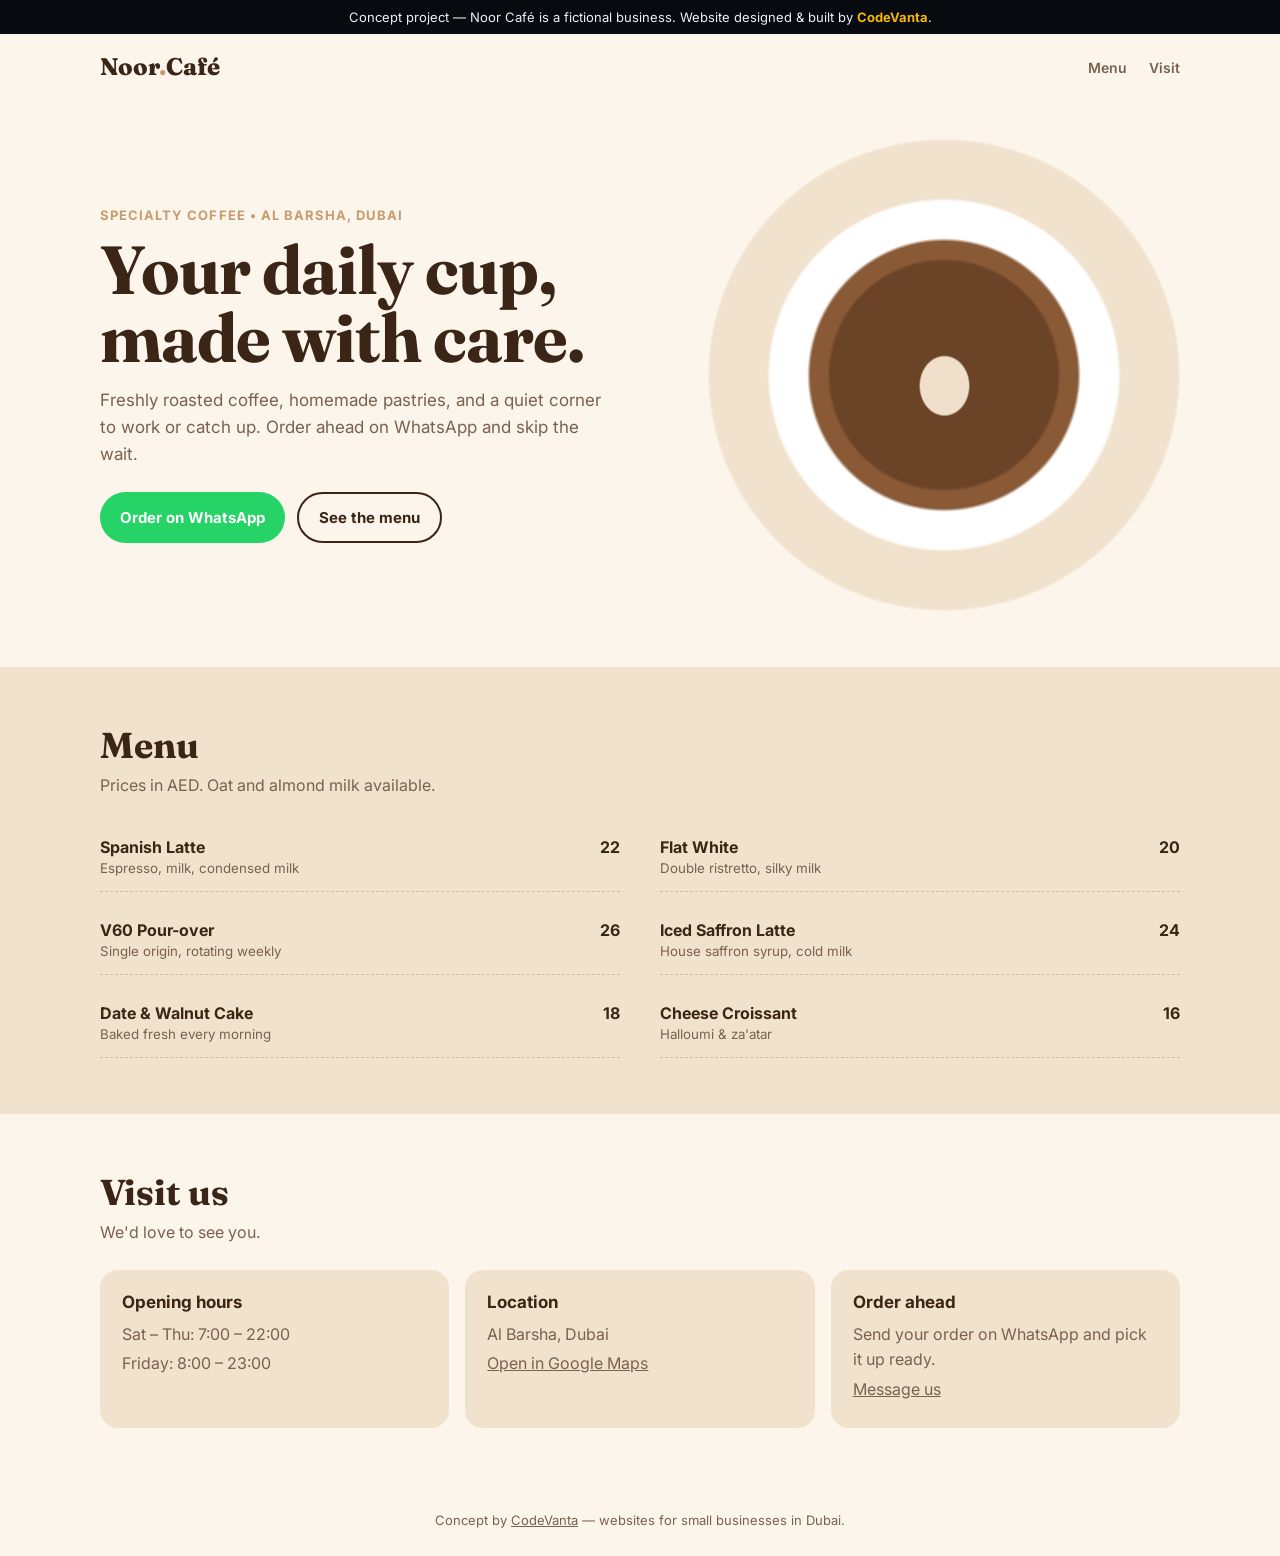
<file: concepts/cafe/index.html>
<!DOCTYPE html>
<html lang="en">
<head>
  <meta charset="UTF-8" />
  <meta name="viewport" content="width=device-width, initial-scale=1.0"/>
  <title>Noor Café — Concept website by CodeVanta</title>
  <meta name="description" content="A concept website for a neighbourhood café in Dubai, designed and built by CodeVanta."/>
  <meta name="robots" content="noindex"/>
  <link rel="preconnect" href="https://fonts.googleapis.com">
  <link rel="preconnect" href="https://fonts.gstatic.com" crossorigin>
  <link href="https://fonts.googleapis.com/css2?family=Fraunces:opsz,wght@9..144,600;9..144,800&family=Inter:wght@400;600;700&display=swap" rel="stylesheet">
  <style>
    :root{
      --cream:#FBF5EC; --sand:#F1E2CD; --latte:#C99A6B; --espresso:#3A2516;
      --muted:#7A6150; --green:#25D366; --radius:18px;
    }
    *{ box-sizing:border-box; }
    html{ scroll-behavior:smooth; }
    body{ margin:0; font-family:Inter, system-ui, sans-serif; background:var(--cream); color:var(--espresso); }
    a{ color:inherit; }
    .wrap{ width:min(1080px, 92%); margin:0 auto; }

    .concept-bar{
      background:#070A0F; color:#EAF0FF; font-size:13px; text-align:center; padding:9px 12px;
    }
    .concept-bar a{ color:#F5B700; font-weight:700; text-decoration:none; }

    header{ padding:18px 0; }
    .head{ display:flex; justify-content:space-between; align-items:center; }
    .logo{ font-family:Fraunces, serif; font-weight:800; font-size:24px; text-decoration:none; }
    .logo span{ color:var(--latte); }
    nav a{ margin-left:18px; text-decoration:none; font-weight:600; font-size:14px; color:var(--muted); }
    nav a:hover{ color:var(--espresso); }

    .hero{ padding:40px 0 56px; display:grid; grid-template-columns:1.1fr .9fr; gap:32px; align-items:center; }
    .eyebrow{ font-weight:700; font-size:13px; letter-spacing:.08em; text-transform:uppercase; color:var(--latte); }
    h1{ font-family:Fraunces, serif; font-size:clamp(40px, 6vw, 68px); line-height:1; margin:12px 0 16px; letter-spacing:-1px; }
    .lead{ font-size:17px; line-height:1.6; color:var(--muted); max-width:46ch; margin:0 0 24px; }
    .ctas{ display:flex; gap:12px; flex-wrap:wrap; }
    .btn{ display:inline-flex; align-items:center; gap:8px; padding:14px 20px; border-radius:999px; font-weight:700; text-decoration:none; border:0; cursor:pointer; font-size:15px; font-family:inherit; }
    .btn--wa{ background:var(--green); color:#fff; }
    .btn--line{ background:transparent; border:2px solid var(--espresso); color:var(--espresso); }

    .cup{
      aspect-ratio:1; border-radius:50%;
      background:
        radial-gradient(circle at 50% 50%, #6B4428 0 34%, #8A5A36 35% 40%, transparent 41%),
        radial-gradient(circle at 50% 50%, #fff 0 52%, transparent 53%),
        radial-gradient(circle at 50% 50%, var(--sand) 0 70%, transparent 71%);
      position:relative;
    }
    .cup::after{
      content:""; position:absolute; inset:38% 38%;
      border-radius:50%;
      background: radial-gradient(ellipse at 50% 60%, rgba(255,240,220,.9) 0 30%, transparent 32%);
    }

    section{ padding:56px 0; }
    .alt{ background:var(--sand); }
    h2{ font-family:Fraunces, serif; font-size:36px; margin:0 0 8px; }
    .sub{ color:var(--muted); margin:0 0 28px; }

    .menu{ display:grid; grid-template-columns:repeat(2, 1fr); gap:14px 40px; }
    .item{ display:flex; justify-content:space-between; gap:12px; padding:14px 0; border-bottom:1px dashed rgba(58,37,22,.2); }
    .item strong{ display:block; font-size:16px; }
    .item small{ color:var(--muted); }
    .price{ font-weight:700; white-space:nowrap; }

    .info{ display:grid; grid-template-columns:repeat(3, 1fr); gap:16px; }
    .card{ background:var(--cream); border-radius:var(--radius); padding:22px; }
    .card h3{ margin:0 0 10px; font-size:17px; }
    .card.alt{ background:var(--sand); }
    .card p{ margin:4px 0; color:var(--muted); line-height:1.6; }

    footer{ padding:28px 0; text-align:center; font-size:13px; color:var(--muted); }

    .toast{
      position:fixed; left:50%; bottom:24px; transform:translateX(-50%) translateY(120%);
      background:#070A0F; color:#EAF0FF; padding:12px 18px; border-radius:12px; font-size:14px;
      transition:transform .25s ease, opacity .25s ease; max-width:90vw; text-align:center; opacity:0; pointer-events:none;
    }
    .toast.show{ transform:translateX(-50%) translateY(0); opacity:1; }

    @media (max-width: 820px){
      .hero{ grid-template-columns:1fr; }
      .cup{ width:100%; max-width:240px; margin:0 auto; order:-1; }
      .menu, .info{ grid-template-columns:1fr; }
      nav{ display:none; }
    }
  </style>
</head>
<body>
  <div class="concept-bar">
    Concept project — Noor Café is a fictional business. Website designed &amp; built by
    <a href="../../">CodeVanta</a>.
  </div>

  <header>
    <div class="wrap head">
      <a class="logo" href="#">Noor<span>.</span>Café</a>
      <nav>
        <a href="#menu">Menu</a>
        <a href="#visit">Visit</a>
      </nav>
    </div>
  </header>

  <main>
    <div class="wrap hero">
      <div>
        <div class="eyebrow">Specialty coffee • Al Barsha, Dubai</div>
        <h1>Your daily cup, made with care.</h1>
        <p class="lead">Freshly roasted coffee, homemade pastries, and a quiet corner to work or catch up. Order ahead on WhatsApp and skip the wait.</p>
        <div class="ctas">
          <button class="btn btn--wa demo-wa" type="button">Order on WhatsApp</button>
          <a class="btn btn--line" href="#menu">See the menu</a>
        </div>
      </div>
      <div class="cup" role="img" aria-label="Top view of a cup of coffee"></div>
    </div>

    <section class="alt" id="menu">
      <div class="wrap">
        <h2>Menu</h2>
        <p class="sub">Prices in AED. Oat and almond milk available.</p>
        <div class="menu">
          <div class="item"><div><strong>Spanish Latte</strong><small>Espresso, milk, condensed milk</small></div><span class="price">22</span></div>
          <div class="item"><div><strong>Flat White</strong><small>Double ristretto, silky milk</small></div><span class="price">20</span></div>
          <div class="item"><div><strong>V60 Pour-over</strong><small>Single origin, rotating weekly</small></div><span class="price">26</span></div>
          <div class="item"><div><strong>Iced Saffron Latte</strong><small>House saffron syrup, cold milk</small></div><span class="price">24</span></div>
          <div class="item"><div><strong>Date &amp; Walnut Cake</strong><small>Baked fresh every morning</small></div><span class="price">18</span></div>
          <div class="item"><div><strong>Cheese Croissant</strong><small>Halloumi &amp; za'atar</small></div><span class="price">16</span></div>
        </div>
      </div>
    </section>

    <section id="visit">
      <div class="wrap">
        <h2>Visit us</h2>
        <p class="sub">We'd love to see you.</p>
        <div class="info">
          <div class="card alt">
            <h3>Opening hours</h3>
            <p>Sat – Thu: 7:00 – 22:00</p>
            <p>Friday: 8:00 – 23:00</p>
          </div>
          <div class="card alt">
            <h3>Location</h3>
            <p>Al Barsha, Dubai</p>
            <p><a href="#" class="demo-map">Open in Google Maps</a></p>
          </div>
          <div class="card alt">
            <h3>Order ahead</h3>
            <p>Send your order on WhatsApp and pick it up ready.</p>
            <p><a href="#" class="demo-wa">Message us</a></p>
          </div>
        </div>
      </div>
    </section>
  </main>

  <footer>
    Concept by <a href="../../">CodeVanta</a> — websites for small businesses in Dubai.
  </footer>

  <div class="toast" id="toast" role="status" aria-live="polite"></div>

  <script>
    const toast = document.getElementById("toast");
    let t;
    function show(msg){
      toast.textContent = msg;
      toast.classList.add("show");
      clearTimeout(t);
      t = setTimeout(() => toast.classList.remove("show"), 3200);
    }
    document.querySelectorAll(".demo-wa").forEach(el => el.addEventListener("click", e => {
      e.preventDefault();
      show("Demo: on a real site, this opens the café's WhatsApp with an order message.");
    }));
    document.querySelectorAll(".demo-map").forEach(el => el.addEventListener("click", e => {
      e.preventDefault();
      show("Demo: on a real site, this opens the café's location in Google Maps.");
    }));
  </script>
</body>
</html>
</file>
<file: styles.css>
:root{
  --bg:#070A0F;
  --panel:#0B1220;
  --panel2:#0A101C;
  --text:#EAF0FF;
  --muted:#A7B2CC;
  --gold:#F5B700;
  --line:rgba(245,183,0,.18);
  --shadow: 0 24px 70px rgba(0,0,0,.55);
  --radius: 18px;
}

*{ box-sizing:border-box; }
html{ scroll-behavior:smooth; }
body{
  margin:0;
  font-family: Inter, system-ui, -apple-system, Segoe UI, Roboto, Arial, sans-serif;
  background:
    radial-gradient(900px 500px at 20% 10%, rgba(245,183,0,.10), transparent 60%),
    radial-gradient(700px 420px at 90% 20%, rgba(120,150,255,.10), transparent 60%),
    var(--bg);
  color:var(--text);
}

a{ color:inherit; text-decoration:none; }
.container{ width:min(1120px, 92%); margin:0 auto; }

.topbar{
  position:sticky; top:0; z-index:50;
  backdrop-filter: blur(10px);
  background: rgba(7,10,15,.62);
  border-bottom: 1px solid rgba(255,255,255,.06);
}
.topbar__inner{
  display:flex; align-items:center; justify-content:space-between;
  padding:14px 0;
}

.brand{ display:flex; align-items:center; gap:10px; }
.brand__mark{
  width:36px; height:36px; display:grid; place-items:center;
  border-radius:12px;
  background: linear-gradient(145deg, rgba(245,183,0,.22), rgba(245,183,0,.05));
  border:1px solid var(--line);
  font-weight:800;
  font-size:13px;
  color: var(--gold);
  letter-spacing:-.5px;
}
.brand__name{ font-weight:700; letter-spacing:.3px; }

.nav{ display:flex; align-items:center; gap:10px; }
.nav__toggle{
  display:none;
  background:transparent;
  border:1px solid rgba(255,255,255,.14);
  color:var(--text);
  padding:10px 12px;
  border-radius:12px;
}
.nav__menu{ display:flex; gap:16px; align-items:center; }
.nav__menu a{ color:var(--muted); font-weight:600; font-size:14px; }
.nav__menu a:hover{ color:var(--text); }

.btn{
  display:inline-flex; align-items:center; justify-content:center;
  padding:12px 16px;
  border-radius:14px;
  background: linear-gradient(145deg, rgba(245,183,0,.20), rgba(245,183,0,.07));
  border:1px solid var(--line);
  color:var(--text);
  font-weight:700;
  box-shadow: 0 14px 40px rgba(0,0,0,.35);
}
.btn:hover{ transform: translateY(-1px); }
.btn--ghost{
  background: transparent;
  border: 1px solid rgba(255,255,255,.18);
  color: var(--text);
  box-shadow:none;
}
.btn--small{ padding:10px 14px; border-radius:12px; }

.hero{ padding:64px 0 26px; }
.hero__grid{
  display:grid; grid-template-columns: 1.25fr .85fr;
  gap:28px; align-items:stretch;
}
.pill{
  display:inline-block;
  padding:8px 12px;
  border-radius:999px;
  background: rgba(245,183,0,.10);
  border:1px solid var(--line);
  color: var(--muted);
  font-weight:600;
  font-size:13px;
}
.hero h1{
  margin:14px 0 12px;
  font-size: clamp(34px, 4vw, 52px);
  line-height: 1.05;
  letter-spacing:-.6px;
}
.accent{ color: var(--gold); }
.subtext{
  margin:0 0 18px;
  color: var(--muted);
  line-height: 1.65;
  font-size: 16px;
}
.hero__cta{ display:flex; gap:12px; flex-wrap:wrap; margin-bottom:18px; }

.hero__meta{
  display:grid;
  grid-template-columns: repeat(3, minmax(0,1fr));
  gap:12px;
  margin-top:18px;
}
.meta{
  padding:12px 12px;
  border-radius: var(--radius);
  background: rgba(255,255,255,.04);
  border: 1px solid rgba(255,255,255,.06);
}
.meta__label{ color: var(--muted); font-size:12px; margin-bottom:6px; }
.meta__value{ font-weight:700; font-size:13px; }

.hero__card{
  background: linear-gradient(180deg, rgba(255,255,255,.06), rgba(255,255,255,.02));
  border:1px solid rgba(255,255,255,.07);
  border-radius: 22px;
  box-shadow: var(--shadow);
  overflow:hidden;
}
.glass{
  padding:22px;
  background:
    radial-gradient(500px 240px at 30% 10%, rgba(245,183,0,.12), transparent 60%),
    rgba(7,10,15,.35);
}
.glass h3{ margin:0 0 12px; letter-spacing:.2px; }
.checklist{ margin:0; padding:0 0 0 18px; color:var(--muted); line-height:1.7; }
.statrow{
  margin-top:16px;
  display:grid; grid-template-columns: 1fr 1fr;
  gap:12px;
}
.stat{
  padding:12px;
  border-radius: var(--radius);
  background: rgba(255,255,255,.04);
  border: 1px solid rgba(255,255,255,.06);
}
.stat__num{ font-size:22px; font-weight:800; color: var(--gold); }
.stat__txt{ color: var(--muted); font-size:12px; margin-top:2px; }
.note{ margin:14px 0 0; color: var(--muted); font-size:12px; }

.section{ padding:54px 0; }
.section--alt{
  background: linear-gradient(180deg, rgba(255,255,255,.03), rgba(255,255,255,.00));
  border-top:1px solid rgba(255,255,255,.06);
  border-bottom:1px solid rgba(255,255,255,.06);
}
.section__head{ margin-bottom:18px; }
.section__head h2{
  margin:0 0 8px;
  font-size: 28px;
  letter-spacing:-.3px;
}
.section__sub{ margin:0; color:var(--muted); line-height:1.6; }

.cards{
  display:grid;
  grid-template-columns: repeat(3, minmax(0, 1fr));
  gap:14px;
  margin-top:18px;
}
.card{
  padding:18px;
  border-radius: 18px;
  background: rgba(255,255,255,.04);
  border: 1px solid rgba(255,255,255,.06);
}
.card h3{ margin:0 0 8px; }
.card p{ margin:0 0 12px; color: var(--muted); line-height:1.65; }
.bullets{ margin:0; padding-left:18px; color: var(--muted); line-height:1.7; }
.card--muted{
  background: rgba(245,183,0,.06);
  border:1px solid var(--line);
}

.steps{
  display:grid;
  grid-template-columns: repeat(4, minmax(0,1fr));
  gap:14px;
  margin-top:18px;
}
.step{
  padding:16px;
  border-radius: 18px;
  background: rgba(255,255,255,.04);
  border: 1px solid rgba(255,255,255,.06);
}
.step__num{
  display:inline-block;
  padding:6px 10px;
  border-radius: 999px;
  border: 1px solid rgba(255,255,255,.10);
  color: var(--gold);
  font-weight:800;
  font-size:12px;
  margin-bottom:10px;
}
.step p{ color: var(--muted); line-height:1.65; margin:0; }

.workgrid{
  display:grid;
  grid-template-columns: repeat(3, minmax(0,1fr));
  gap:14px;
  margin-top:18px;
}
.work{
  padding:18px;
  border-radius: 18px;
  background: linear-gradient(180deg, rgba(255,255,255,.05), rgba(255,255,255,.03));
  border: 1px solid rgba(255,255,255,.06);
  transition: transform .15s ease;
}
.work:hover{ transform: translateY(-2px); border-color: rgba(245,183,0,.25); }
.work__tag{
  display:inline-block;
  padding:6px 10px;
  border-radius:999px;
  background: rgba(245,183,0,.10);
  border:1px solid var(--line);
  color: var(--muted);
  font-size:12px;
  font-weight:700;
  margin-bottom:10px;
}
.work p{ color: var(--muted); line-height:1.65; margin:0 0 10px; }
.work__link{ color: var(--gold); font-weight:800; font-size:13px; }

.contact{
  display:grid;
  grid-template-columns: 1fr 1fr;
  gap:18px;
  align-items:start;
}
.contact__chips{ display:flex; gap:10px; flex-wrap:wrap; margin:14px 0; }
.chip{
  padding:8px 10px;
  border-radius:999px;
  border:1px solid rgba(255,255,255,.10);
  background: rgba(255,255,255,.03);
  color: var(--muted);
  font-size:12px;
  font-weight:700;
}
.contact__info a{ color: var(--gold); font-weight:800; }

.form{
  padding:18px;
  border-radius: 18px;
  background: rgba(255,255,255,.04);
  border: 1px solid rgba(255,255,255,.06);
}
label{ display:block; font-weight:700; font-size:13px; margin:10px 0 6px; color: var(--text); }
input, select, textarea{
  width:100%;
  padding:12px 12px;
  border-radius: 14px;
  border: 1px solid rgba(255,255,255,.12);
  background: rgba(7,10,15,.55);
  color: var(--text);
  outline: none;
}
input:focus, select:focus, textarea:focus{ border-color: rgba(245,183,0,.35); }
.form__note{ margin:10px 0 0; color: var(--muted); font-size:12px; }

.footer{
  padding:22px 0;
  border-top:1px solid rgba(255,255,255,.06);
  background: rgba(0,0,0,.25);
}
.footer__inner{ display:flex; justify-content:space-between; align-items:center; gap:12px; flex-wrap:wrap; }
.footer__links{ display:flex; gap:14px; }
.footer__links a{ color: var(--muted); font-weight:700; font-size:13px; }
.footer__links a:hover{ color: var(--text); }

/* Work: concept preview + CTA card */
.workgrid{ grid-template-columns: repeat(2, minmax(0,1fr)); }
.work--cta{ grid-column: 1 / -1; }
.work{ display:flex; flex-direction:column; }
.work h3{ margin:0 0 8px; }
.work__preview{
  display:flex; flex-direction:column; align-items:flex-start; gap:6px;
  padding:18px 18px 22px;
  margin-bottom:16px;
  border-radius:14px;
  background: linear-gradient(135deg, #F6EBDD, #E9D3B8);
  color:#3A2516;
  position:relative;
  overflow:hidden;
}
.work__preview-bar{
  width:100%; height:8px; border-radius:6px;
  background: rgba(58,37,22,.12);
  margin-bottom:10px;
}
.work__preview-title{ font-size:26px; font-weight:800; letter-spacing:-.4px; }
.work__preview-sub{ font-size:13px; opacity:.75; }
.work__preview-btn{
  margin-top:10px;
  padding:8px 12px; border-radius:999px;
  background:#25D366; color:#fff; font-weight:700; font-size:12px;
}
.work--cta{
  justify-content:center;
  background: linear-gradient(160deg, rgba(245,183,0,.12), rgba(245,183,0,.03));
  border:1px solid var(--line);
}
.work--cta h3{ font-size:28px; }
.work__preview--abaya{ background: linear-gradient(135deg, #FAF7F2, #E6DCCB); color:#1C1A18; }
.work__preview--abaya .work__preview-bar{ background: rgba(28,26,24,.12); }
.work__link{ margin-top:auto; }

/* Contact */
.contact__info p{ margin:8px 0; }
.btn--whatsapp{
  width:100%;
  margin-top:14px;
  background:#25D366;
  border-color:#25D366;
  color:#05250F;
  cursor:pointer;
  font-size:15px;
}
.btn--whatsapp:hover{ filter:brightness(1.05); }
.form__note.is-error{ color:#FF8A80; }

/* Floating WhatsApp button */
.wa-float{
  position:fixed; right:18px; bottom:18px; z-index:60;
  width:56px; height:56px; border-radius:50%;
  display:grid; place-items:center;
  background:#25D366; color:#fff;
  box-shadow:0 10px 30px rgba(0,0,0,.45);
  transition: transform .15s ease;
}
.wa-float:hover{ transform: scale(1.06); }

.btn:focus-visible, a:focus-visible, button:focus-visible{
  outline:2px solid var(--gold); outline-offset:3px;
}

@media (max-width: 920px){
  .hero__grid{ grid-template-columns: 1fr; }
  .hero__meta{ grid-template-columns: 1fr; }
  .cards{ grid-template-columns: 1fr; }
  .steps{ grid-template-columns: 1fr; }
  .workgrid{ grid-template-columns: 1fr; }
  .contact{ grid-template-columns: 1fr; }
  .nav__toggle{ display:inline-flex; }
  .nav__menu{
    display:none;
    position:absolute;
    right:4%;
    top:62px;
    flex-direction:column;
    gap:12px;
    padding:14px;
    border-radius:16px;
    background: rgba(7,10,15,.92);
    border: 1px solid rgba(255,255,255,.08);
    width: min(320px, 92vw);
  }
  .nav__menu.is-open{ display:flex; }
}
</file>
